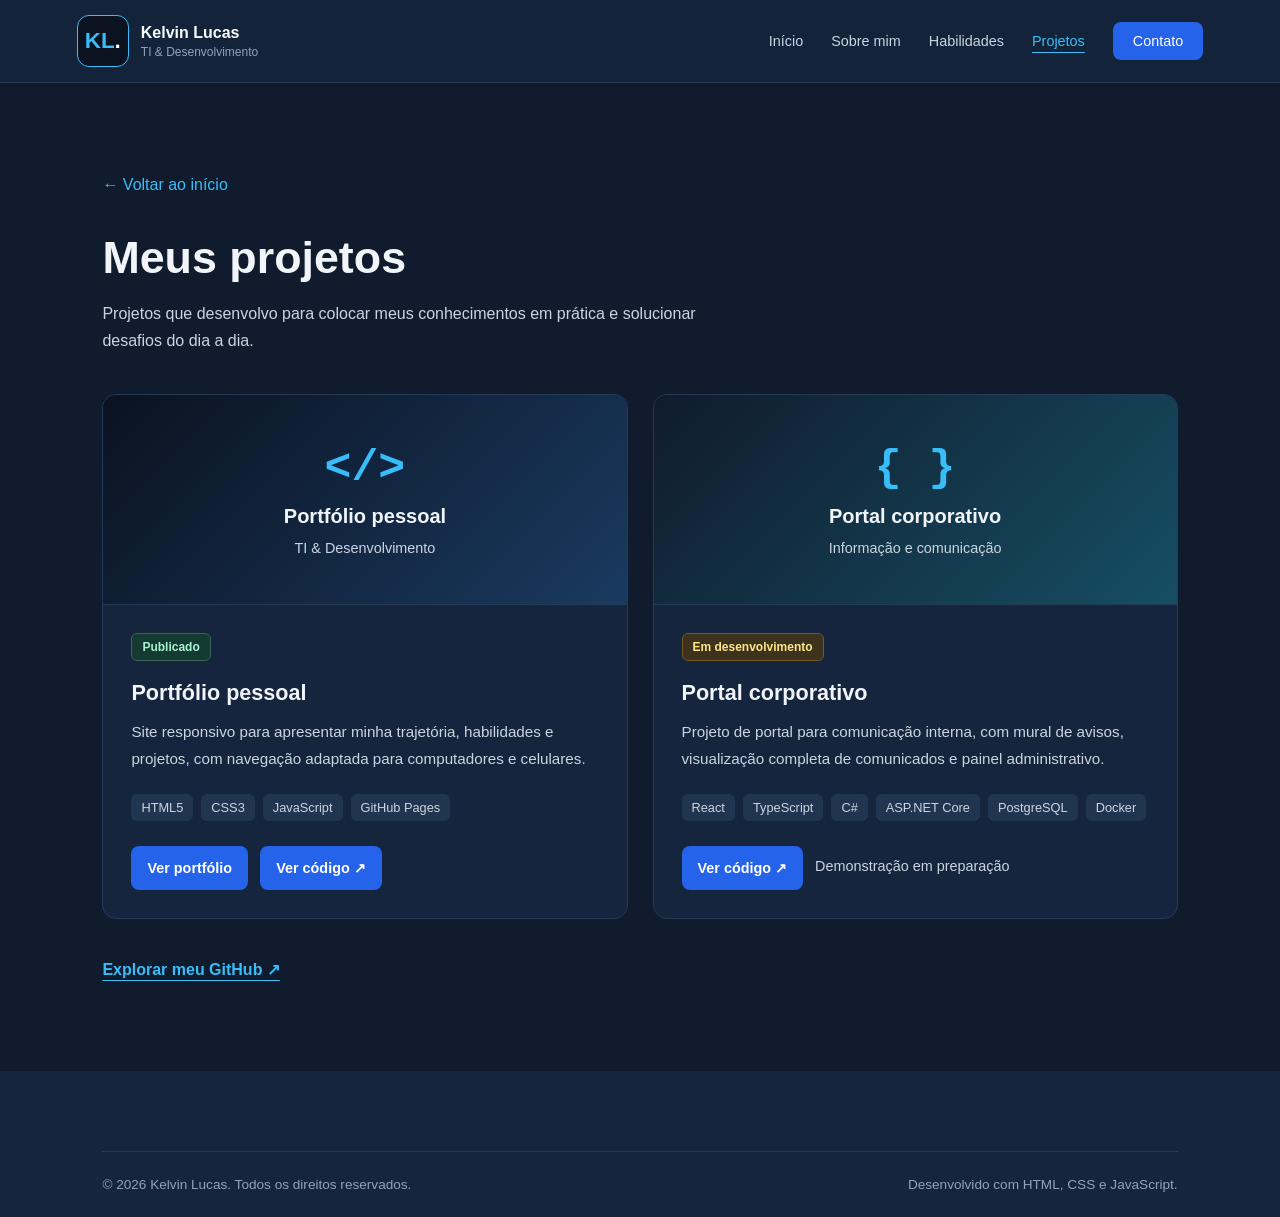
<file: projetos.html>
<!DOCTYPE html>
<html lang="pt-br">
<head>
    <meta charset="UTF-8">
    <meta name="viewport" content="width=device-width, initial-scale=1.0">

    <meta name="description"
          content="Conheça os projetos de infraestrutura e desenvolvimento de Kelvin Lucas.">

    <title>Projetos | Kelvin Lucas</title>

    <link rel="icon" type="image/svg+xml" href="imagens/favicon.svg">
    <link rel="stylesheet" href="css/estilo.css">
</head>

<body>
    <header class="header">
        <div class="header-container">
            <a href="index.html" class="logo" aria-label="Voltar ao início">
                <span class="logo-simbolo">
                    KL<span>.</span>
                </span>

                <div class="logo-texto">
                    <strong>Kelvin Lucas</strong>
                    <small>TI & Desenvolvimento</small>
                </div>
            </a>

            <button class="menu-toggle"
                    type="button"
                    aria-label="Abrir menu"
                    aria-expanded="false"
                    aria-controls="menu-principal">
                <span></span>
                <span></span>
                <span></span>
            </button>

            <nav class="menu-navegacao"
                 id="menu-principal"
                 aria-label="Navegação principal">
                <a href="index.html#inicio">Início</a>
                <a href="index.html#sobre">Sobre mim</a>
                <a href="index.html#habilidades">Habilidades</a>
                <a href="projetos.html" aria-current="page">Projetos</a>
                <a href="index.html#contato" class="menu-contato">
                    Contato
                </a>
            </nav>
        </div>
    </header>

    <main class="pagina-projetos">
        <section class="projetos" aria-labelledby="titulo-projetos">
            <div class="projetos-container">
                <a href="index.html" class="projetos-voltar">
                    ← Voltar ao início
                </a>

                <h1 id="titulo-projetos">Meus projetos</h1>

                <p class="projetos-descricao">
                    Projetos que desenvolvo para colocar meus conhecimentos
                    em prática e solucionar desafios do dia a dia.
                </p>

                <div class="projetos-grid">
                    <article class="projeto-card">
                        <div class="projeto-capa" aria-hidden="true">
                            <span>&lt;/&gt;</span>
                            <strong>Portfólio pessoal</strong>
                            <small>TI & Desenvolvimento</small>
                        </div>

                        <div class="projeto-conteudo">
                            <span class="projeto-status">Publicado</span>

                            <h2>Portfólio pessoal</h2>

                            <p>
                                Site responsivo para apresentar minha
                                trajetória, habilidades e projetos, com
                                navegação adaptada para computadores
                                e celulares.
                            </p>

                            <ul class="projeto-tecnologias"
                                aria-label="Tecnologias do portfólio">
                                <li>HTML5</li>
                                <li>CSS3</li>
                                <li>JavaScript</li>
                                <li>GitHub Pages</li>
                            </ul>

                            <div class="projeto-acoes">
                              <a href="index.html" class="projeto-botao">
                                  Ver portfólio
                              </a>

                              <a href="https://github.com/klaolp/klaolp.github.io"
                                class="projeto-botao projeto-botao-secundario"
                                target="_blank"
                                rel="noopener noreferrer">
                                  Ver código ↗
                              </a>
                          </div>
                        </div>
                    </article>

                    <article class="projeto-card">
                        <div class="projeto-capa projeto-capa-portal"
                             aria-hidden="true">
                            <span>{ }</span>
                            <strong>Portal corporativo</strong>
                            <small>Informação e comunicação</small>
                        </div>

                        <div class="projeto-conteudo">
                            <span class="projeto-status projeto-status-andamento">
                                Em desenvolvimento
                            </span>

                            <h2>Portal corporativo</h2>

                            <p>
                                Projeto de portal para comunicação interna,
                                com mural de avisos, visualização completa
                                de comunicados e painel administrativo.
                            </p>

                            <ul class="projeto-tecnologias"
                                aria-label="Tecnologias do portal">
                                <li>React</li>
                                <li>TypeScript</li>
                                <li>C#</li>
                                <li>ASP.NET Core</li>
                                <li>PostgreSQL</li>
                                <li>Docker</li>
                            </ul>

                            <div class="projeto-acoes">
                              <a href="https://github.com/klaolp/portal-corporativo-diasa"
                                class="projeto-botao projeto-botao-secundario"
                                target="_blank"
                                rel="noopener noreferrer">
                                  Ver código ↗
                              </a>

                              <span class="projeto-indisponivel">
                                  Demonstração em preparação
                              </span>
                          </div>
                        </div>
                    </article>
                </div>

                <a href="https://github.com/klaolp"
                   class="projetos-github"
                   target="_blank"
                   rel="noopener noreferrer">
                    Explorar meu GitHub ↗
                </a>
            </div>
        </section>
    </main>

    <footer class="footer">
        <div class="footer-bottom">
            <p>© 2026 Kelvin Lucas. Todos os direitos reservados.</p>
            <p>Desenvolvido com HTML, CSS e JavaScript.</p>
        </div>
    </footer>

    <script src="js/script.js" defer></script>
</body>
</html>
</file>
<file: css/estilo.css>
/* =====================================================
   KELVIN LUCAS | PORTFÓLIO
   CSS consolidado — identidade visual e responsividade
===================================================== */

/* 1. VARIÁVEIS E RESET */
:root {
    --fundo: #0B1220;
    --fundo-alternativo: #101B2D;
    --superficie: #14253D;
    --borda: #243B55;
    --destaque: #38BDF8;
    --botao: #2563EB;
    --texto: #F1F5F9;
    --texto-suave: #CBD5E1;
    --texto-discreto: #94A3B8;
    --largura-maxima: 1100px;
}

*, *::before, *::after { box-sizing: border-box; }
* { margin: 0; padding: 0; }
html { scroll-behavior: smooth; }
body {
    min-width: 0;
    min-height: 100vh;
    display: flex;
    flex-direction: column;
    font-family: Arial, sans-serif;
    background: var(--fundo);
    color: var(--texto);
}
img, svg { max-width: 100%; }
a { color: inherit; }
section, footer { scroll-margin-top: 100px; }

/* 2. HEADER E NAVEGAÇÃO */
.header {
    position: sticky;
    top: 0;
    z-index: 1000;
    width: 100%;
    padding: 15px 6%;
    background: rgba(20, 37, 61, .95);
    backdrop-filter: blur(12px);
    border-bottom: 1px solid var(--borda);
}
.header-container {
    max-width: 1200px;
    margin: 0 auto;
    display: flex;
    align-items: center;
    justify-content: space-between;
    gap: 30px;
}
.logo {
    display: flex;
    align-items: center;
    gap: 12px;
    min-width: 0;
    text-decoration: none;
}
.logo-simbolo {
    width: 52px;
    height: 52px;
    flex-shrink: 0;
    display: flex;
    align-items: center;
    justify-content: center;
    background: var(--fundo);
    border: 1px solid var(--destaque);
    border-radius: 12px;
    color: var(--destaque);
    font-size: 1.4rem;
    font-weight: 800;
}
.logo-simbolo span { color: #fff; }
.logo-texto { display: flex; flex-direction: column; gap: 3px; }
.logo-texto strong { color: #F8FAFC; font-size: 1rem; }
.logo-texto small { color: var(--texto-discreto); font-size: .75rem; }
.menu-navegacao { display: flex; align-items: center; gap: 28px; }
.menu-navegacao a {
    color: var(--texto-suave);
    font-size: .9rem;
    font-weight: 500;
    text-decoration: none;
    transition: color .3s ease;
}
.menu-navegacao a:hover { color: var(--destaque); }
.menu-navegacao .menu-contato {
    padding: 11px 20px;
    border-radius: 8px;
    background: var(--botao);
    color: #fff;
    transition: background .3s ease, transform .3s ease;
}
.menu-navegacao .menu-contato:hover {
    background: #1D4ED8;
    color: #fff;
    transform: translateY(-2px);
}
.menu-toggle {
    display: none;
    padding: 10px;
    background: transparent;
    border: 0;
    cursor: pointer;
}
.menu-toggle span {
    display: block;
    width: 25px;
    height: 3px;
    margin: 5px 0;
    border-radius: 3px;
    background: var(--destaque);
    transition: transform .3s ease, opacity .3s ease;
}

/* 3. APRESENTAÇÃO INICIAL */
.inicio {
    min-height: 75vh;
    display: flex;
    align-items: center;
    justify-content: center;
    padding: 60px 8%;
}
.inicio-conteudo {
    width: 100%;
    max-width: var(--largura-maxima);
    display: flex;
    align-items: center;
    justify-content: space-between;
    gap: 50px;
}
.inicio-texto { flex: 1; min-width: 0; text-align: left; }
.saudacao { color: var(--destaque); font-size: 1rem; }
.inicio-texto h2 { margin: 15px 0; font-size: 3.5rem; }
.inicio-texto h3 { margin-bottom: 20px; color: var(--destaque); font-size: 1.5rem; }
.inicio-texto p { color: var(--texto-suave); font-size: 1.1rem; line-height: 1.7; }
.inicio-botoes { display: flex; flex-wrap: wrap; gap: 15px; margin-top: 30px; }
.inicio-botoes a {
    display: inline-block;
    padding: 12px 24px;
    border-radius: 8px;
    font-weight: bold;
    text-decoration: none;
    transition: transform .3s ease, background .3s ease;
}
.btn-primario { background: var(--botao); color: #fff; }
.btn-secundario { border: 2px solid var(--destaque); color: var(--destaque); }
.inicio-botoes a:hover { transform: translateY(-3px); }
.inicio-imagem { flex-shrink: 0; }
.inicio-imagem img {
    display: block;
    width: 280px;
    height: 280px;
    max-width: 100%;
    object-fit: cover;
    border: 4px solid var(--destaque);
    border-radius: 50%;
}
.foto-perfil {
    width: 160px;
    height: 160px;
    margin-bottom: 20px;
    object-fit: cover;
    border-radius: 50%;
}

/* 4. SOBRE MIM */
.sobre { padding: 80px 8%; background: var(--fundo-alternativo); }
.sobre-container { max-width: var(--largura-maxima); margin: 0 auto; }
.sobre-container h2 { margin-bottom: 40px; font-size: 2rem; }
.sobre-conteudo {
    display: grid;
    grid-template-columns: minmax(0, 1.5fr) minmax(0, 1fr);
    align-items: center;
    gap: 50px;
}
.sobre-texto, .sobre-cards { min-width: 0; }
.sobre-texto { text-align: left; }
.sobre-texto h3 { margin-bottom: 20px; color: var(--destaque); font-size: 1.5rem; }
.sobre-texto p { margin-bottom: 18px; color: var(--texto-suave); line-height: 1.8; }
.sobre-cards { display: flex; flex-direction: column; gap: 20px; }
.sobre-card {
    min-width: 0;
    padding: 25px;
    border: 1px solid var(--borda);
    border-radius: 12px;
    background: var(--superficie);
    text-align: left;
    transition: transform .3s ease, border-color .3s ease;
}
.sobre-card:hover { transform: translateY(-5px); border-color: var(--destaque); }
.sobre-card h4 { margin-bottom: 10px; color: var(--destaque); font-size: 1.1rem; overflow-wrap: break-word; }
.sobre-card p { color: var(--texto-suave); font-size: .95rem; line-height: 1.6; overflow-wrap: break-word; }

/* 5. HABILIDADES */
.habilidades { padding: 80px 8%; background: var(--fundo); }
.habilidades-container { max-width: var(--largura-maxima); margin: 0 auto; }
.habilidades-container h2 { margin-bottom: 15px; font-size: 2rem; }
.habilidades-descricao { margin-bottom: 40px; color: var(--texto-suave); }
.habilidades-grid {
    display: grid;
    grid-template-columns: repeat(2, minmax(0, 1fr));
    gap: 25px;
}
.habilidade-card {
    min-width: 0;
    padding: 30px;
    border: 1px solid var(--borda);
    border-radius: 12px;
    background: var(--superficie);
    text-align: left;
    transition: transform .3s ease, border-color .3s ease, box-shadow .3s ease;
}
.habilidade-card:hover {
    transform: translateY(-6px);
    border-color: var(--destaque);
    box-shadow: 0 8px 25px rgba(56, 189, 248, .12);
}
.habilidade-card h3 { margin-bottom: 20px; color: var(--destaque); font-size: 1.25rem; }
.habilidade-lista { display: flex; flex-wrap: wrap; gap: 10px; list-style: none; }
.habilidade-lista li {
    padding: 8px 12px;
    border-radius: 6px;
    background: #203650;
    color: var(--texto-suave);
    font-size: .9rem;
    overflow-wrap: anywhere;
}

/* 6. CONTATO E RODAPÉ */
.footer { padding: 80px 8% 25px; background: var(--superficie); text-align: center; }
.contato-container { max-width: 1000px; margin: 0 auto; }
.contato-subtitulo {
    color: var(--destaque);
    font-size: .85rem;
    font-weight: bold;
    letter-spacing: 2px;
}
.contato-container h2 { margin: 15px 0; color: #F8FAFC; font-size: 2.2rem; }
.contato-descricao {
    max-width: 600px;
    margin: 0 auto 40px;
    color: var(--texto-suave);
    line-height: 1.8;
}
.contato-grid {
    display: grid;
    grid-template-columns: repeat(2, minmax(0, 1fr));
    gap: 25px;
    margin-bottom: 60px;
}
.contato-card {
    min-width: 0;
    display: flex;
    flex-direction: column;
    align-items: center;
    gap: 12px;
    padding: 35px 20px;
    border: 1px solid var(--borda);
    border-radius: 14px;
    background: var(--fundo);
    text-decoration: none;
    cursor: pointer;
    overflow-wrap: anywhere;
    transition: transform .3s ease, border-color .3s ease, box-shadow .3s ease;
}
.contato-card:hover {
    transform: translateY(-6px);
    border-color: var(--destaque);
    box-shadow: 0 8px 25px rgba(56, 189, 248, .12);
}
.contato-card:focus-visible { outline: 2px solid var(--destaque); outline-offset: 4px; }
.contato-icone {
    width: 55px;
    height: 55px;
    display: flex;
    align-items: center;
    justify-content: center;
    border-radius: 12px;
    background: #203650;
    color: var(--destaque);
    font-size: 1.5rem;
    font-weight: bold;
}
.contato-icone img {
    width: 32px;
    height: 32px;
    object-fit: contain;
    transition: transform .3s ease;
}
.icone-github { filter: brightness(0) invert(1); }
.contato-card:hover .contato-icone img { transform: scale(1.15); }
.contato-card h3 { color: #F8FAFC; font-size: 1.2rem; }
.contato-card p { color: var(--texto-discreto); font-size: .9rem; }
.contato-link { margin-top: 10px; color: var(--destaque); font-size: .85rem; font-weight: bold; }
.footer-bottom {
    max-width: 1200px;
    margin: 0 auto;
    padding-top: 25px;
    display: flex;
    align-items: center;
    justify-content: space-between;
    gap: 15px;
    border-top: 1px solid var(--borda);
}
.footer-bottom p { color: var(--texto-discreto); font-size: .85rem; }

/* 7. TABLETS */
@media (min-width: 769px) and (max-width: 1024px) {
    .inicio { min-height: 65vh; padding: 60px 5%; }
    .inicio-conteudo { gap: 30px; }
    .inicio-texto h2 { font-size: 2.8rem; }
    .inicio-texto h3 { font-size: 1.3rem; }
    .inicio-imagem img { width: 230px; height: 230px; }
    .sobre, .habilidades { padding: 65px 5%; }
    .sobre-conteudo { gap: 30px; }
    .sobre-cards, .habilidades-grid, .contato-grid { gap: 20px; }
}

/* 8. CELULARES */
@media (max-width: 768px) {
    section, footer { scroll-margin-top: 90px; }

    /* Header compacto e menu hambúrguer */
    .header { padding: 12px 5%; }
    .header-container { flex-direction: row; gap: 10px; }
    .logo-simbolo { width: 44px; height: 44px; }
    .logo-texto strong { font-size: .9rem; }
    .logo-texto small { font-size: .7rem; }
    .menu-toggle { display: block; flex-shrink: 0; }
    .menu-navegacao {
        display: none;
        position: absolute;
        top: 100%;
        left: 0;
        width: 100%;
        padding: 20px;
        flex-direction: column;
        align-items: stretch;
        gap: 10px;
        background: var(--superficie);
        border-bottom: 1px solid var(--borda);
        box-shadow: 0 12px 20px rgba(0, 0, 0, .3);
    }
    .menu-navegacao.ativo { display: flex; }
    .menu-navegacao a { display: block; padding: 12px; border-radius: 8px; text-align: center; }
    .menu-navegacao a:hover { background: #203650; }
    .menu-navegacao .menu-contato { text-align: center; }
    .menu-toggle.ativo span:nth-child(1) { transform: translateY(8px) rotate(45deg); }
    .menu-toggle.ativo span:nth-child(2) { opacity: 0; }
    .menu-toggle.ativo span:nth-child(3) { transform: translateY(-8px) rotate(-45deg); }

    /* Hero: foto acima do texto */
    .inicio { min-height: auto; padding: 45px 6% 60px; }
    .inicio-conteudo { flex-direction: column-reverse; justify-content: center; gap: 30px; }
    .inicio-imagem { width: 100%; display: flex; justify-content: center; }
    .inicio-imagem img {
        width: 180px;
        height: 180px;
        border-width: 3px;
        box-shadow: 0 0 25px rgba(56, 189, 248, .15);
    }
    .inicio-texto { width: 100%; text-align: center; }
    .saudacao { display: block; font-size: .85rem; line-height: 1.5; }
    .inicio-texto h2 { margin: 15px 0; font-size: clamp(2rem, 8vw, 2.7rem); line-height: 1.15; }
    .inicio-texto h3 { margin-bottom: 15px; font-size: 1.2rem; line-height: 1.5; }
    .inicio-texto p { max-width: 450px; margin: 0 auto; font-size: 1rem; }
    .inicio-botoes { width: 100%; max-width: 360px; margin: 30px auto 0; flex-direction: column; gap: 12px; }
    .inicio-botoes a { display: block; width: 100%; padding: 14px 20px; text-align: center; }

    /* Sobre: uma coluna para texto e cards */
    .sobre { padding: 55px 6%; }
    .sobre-container { width: 100%; }
    .sobre-container h2 { margin-bottom: 25px; font-size: clamp(1.6rem, 6vw, 2rem); line-height: 1.3; }
    .sobre-conteudo { grid-template-columns: minmax(0, 1fr); gap: 28px; align-items: stretch; }
    .sobre-texto, .sobre-cards { width: 100%; min-width: 0; }
    .sobre-texto h3 { font-size: 1.4rem; line-height: 1.35; }
    .sobre-texto p { font-size: .95rem; line-height: 1.75; }
    .sobre-cards { gap: 15px; }
    .sobre-card { width: 100%; padding: 22px; }

    /* Habilidades: uma coluna, sem texto espremido */
    .habilidades { padding: 55px 6%; }
    .habilidades-container { width: 100%; }
    .habilidades-container h2 { font-size: clamp(1.6rem, 6vw, 2rem); }
    .habilidades-grid { grid-template-columns: minmax(0, 1fr); gap: 16px; }
    .habilidade-card { width: 100%; padding: 22px; }
    .habilidade-card h3 { font-size: 1.1rem; }
    .habilidade-lista { gap: 8px; }

    /* Contato e rodapé */
    .footer { padding: 60px 6% 25px; }
    .contato-container { width: 100%; }
    .contato-container h2 { font-size: 1.8rem; }
    .contato-grid { grid-template-columns: minmax(0, 1fr); gap: 16px; }
    .contato-card { width: 100%; padding: 25px 20px; }
    .footer-bottom { flex-direction: column; text-align: center; }
}

/* 9. CELULARES MUITO PEQUENOS */
@media (max-width: 360px) {
    .logo { gap: 8px; }
    .logo-texto strong { font-size: .8rem; }
    .logo-texto small { font-size: .65rem; }
    .inicio { padding: 35px 5% 50px; }
    .inicio-imagem img { width: 150px; height: 150px; }
    .inicio-texto h2 { font-size: 1.9rem; }
    .inicio-texto h3 { font-size: 1.05rem; }
    .sobre, .habilidades { padding: 45px 5%; }
    .sobre-card, .habilidade-card, .contato-card { padding: 18px; }
}

/* 10. ACESSIBILIDADE */
@media (prefers-reduced-motion: reduce) {
    html { scroll-behavior: auto; }
    *, *::before, *::after {
        animation-duration: .01ms !important;
        transition-duration: .01ms !important;
    }
}


/* PÁGINA DE PROJETOS */

.pagina-projetos {
    flex: 1;
}

.projetos-voltar {
    display: inline-flex;
    align-items: center;
    min-height: 44px;
    margin-bottom: 24px;
    color: var(--destaque);
    text-decoration: none;
}

.projetos-voltar:hover {
    text-decoration: underline;
    text-underline-offset: 5px;
}

.projetos-container > h1 {
    margin-bottom: 15px;
    font-size: clamp(2rem, 5vw, 2.8rem);
    line-height: 1.2;
}

.projeto-conteudo > h2 {
    margin-bottom: 12px;
    color: var(--texto);
    font-size: 1.35rem;
    line-height: 1.3;
}

.menu-navegacao a[aria-current="page"] {
    color: var(--destaque);
    text-decoration: underline;
    text-underline-offset: 6px;
}

.projetos-voltar:focus-visible {
    outline: 2px solid var(--destaque);
    outline-offset: 4px;
}

/* ESTILOS DOS CARDS DE PROJETOS */

.projetos {
    padding: 80px 8%;
    background: var(--fundo-alternativo);
}

.projetos-container {
    max-width: var(--largura-maxima);
    margin: 0 auto;
}

.projetos-descricao {
    max-width: 650px;
    margin-bottom: 40px;
    color: var(--texto-suave);
    line-height: 1.7;
}

.projetos-grid {
    display: grid;
    grid-template-columns: repeat(2, minmax(0, 1fr));
    gap: 25px;
}

.projeto-card {
    min-width: 0;
    display: flex;
    flex-direction: column;
    overflow: hidden;
    border: 1px solid var(--borda);
    border-radius: 14px;
    background: var(--superficie);
}

.projeto-card:hover,
.projeto-card:focus-within {
    border-color: var(--destaque);
}

.projeto-capa {
    min-height: 210px;
    display: flex;
    flex-direction: column;
    align-items: center;
    justify-content: center;
    gap: 12px;
    padding: 25px;
    border-bottom: 1px solid var(--borda);
    background: linear-gradient(135deg, #0b1220, #193a60);
    text-align: center;
}

.projeto-capa-portal {
    background: linear-gradient(135deg, #101b2d, #164e63);
}

.projeto-capa > span {
    color: var(--destaque);
    font-family: monospace;
    font-size: 2.8rem;
    font-weight: bold;
}

.projeto-capa strong {
    color: var(--texto);
    font-size: 1.25rem;
}

.projeto-capa small {
    color: var(--texto-suave);
    font-size: .9rem;
}

.projeto-conteudo {
    flex: 1;
    display: flex;
    flex-direction: column;
    align-items: flex-start;
    padding: 28px;
    overflow-wrap: anywhere;
}

.projeto-status {
    margin-bottom: 18px;
    padding: 6px 10px;
    border: 1px solid #37675c;
    border-radius: 6px;
    background: #143a32;
    color: #a7f3d0;
    font-size: .75rem;
    font-weight: bold;
}

.projeto-status-andamento {
    border-color: #715b28;
    background: #3d321b;
    color: #fde68a;
}

.projeto-conteudo > p {
    margin-bottom: 22px;
    color: var(--texto-suave);
    font-size: .95rem;
    line-height: 1.75;
}

.projeto-tecnologias {
    display: flex;
    flex-wrap: wrap;
    gap: 8px;
    margin-bottom: 25px;
    list-style: none;
}

.projeto-tecnologias li {
    padding: 6px 10px;
    border-radius: 6px;
    background: #203650;
    color: var(--texto-suave);
    font-size: .8rem;
}

.projeto-acoes {
    width: 100%;
    display: flex;
    flex-wrap: wrap;
    gap: 12px;
    margin-top: auto;
}

.projeto-botao {
    min-height: 44px;
    display: inline-flex;
    align-items: center;
    justify-content: center;
    padding: 12px 16px;
    border-radius: 8px;
    background: var(--botao);
    color: #fff;
    font-size: .9rem;
    font-weight: bold;
    text-align: center;
    text-decoration: none;
}

.projeto-botao:hover {
    background: #1d4ed8;
}

.projeto-indisponivel {
    padding: 12px 0;
    color: var(--texto-suave);
    font-size: .9rem;
}

.projetos-github {
    display: inline-flex;
    align-items: center;
    min-height: 44px;
    margin-top: 28px;
    color: var(--destaque);
    font-weight: bold;
    text-decoration: underline;
    text-underline-offset: 5px;
}

.projeto-botao:focus-visible,
.projetos-github:focus-visible {
    outline: 2px solid var(--destaque);
    outline-offset: 4px;
}

/* TABLETS */

@media (min-width: 769px) and (max-width: 1024px) {
    .projetos {
        padding: 65px 5%;
    }

    .projetos-grid {
        gap: 20px;
    }
}

/* CELULARES */

@media (max-width: 768px) {
    .projetos {
        padding: 55px 6%;
    }

    .projetos-grid {
        grid-template-columns: minmax(0, 1fr);
        gap: 20px;
    }

    .projeto-capa {
        min-height: 180px;
    }

    .projeto-conteudo {
        padding: 22px;
    }

    .projeto-botao {
        width: 100%;
    }
}

@media (max-width: 360px) {
    .projetos {
        padding: 45px 5%;
    }

    .projeto-conteudo {
        padding: 18px;
    }
}
</file>
